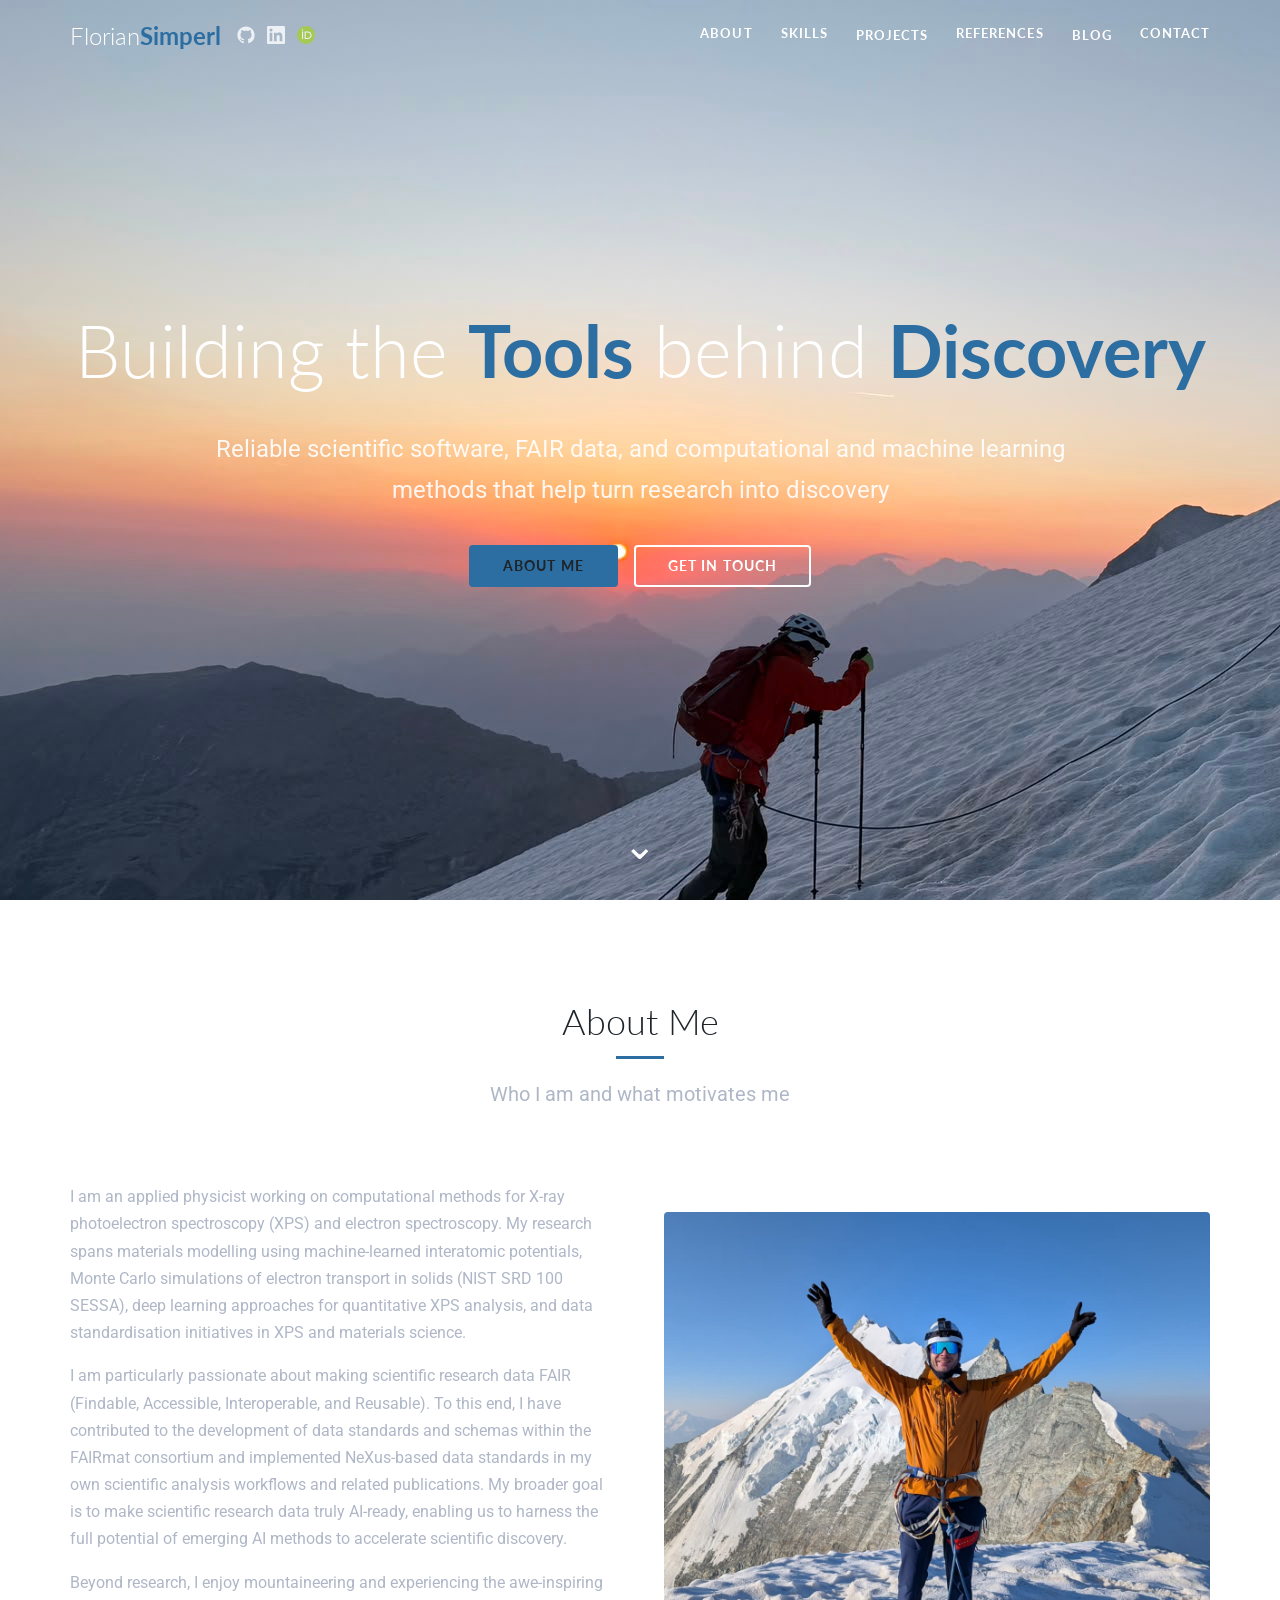
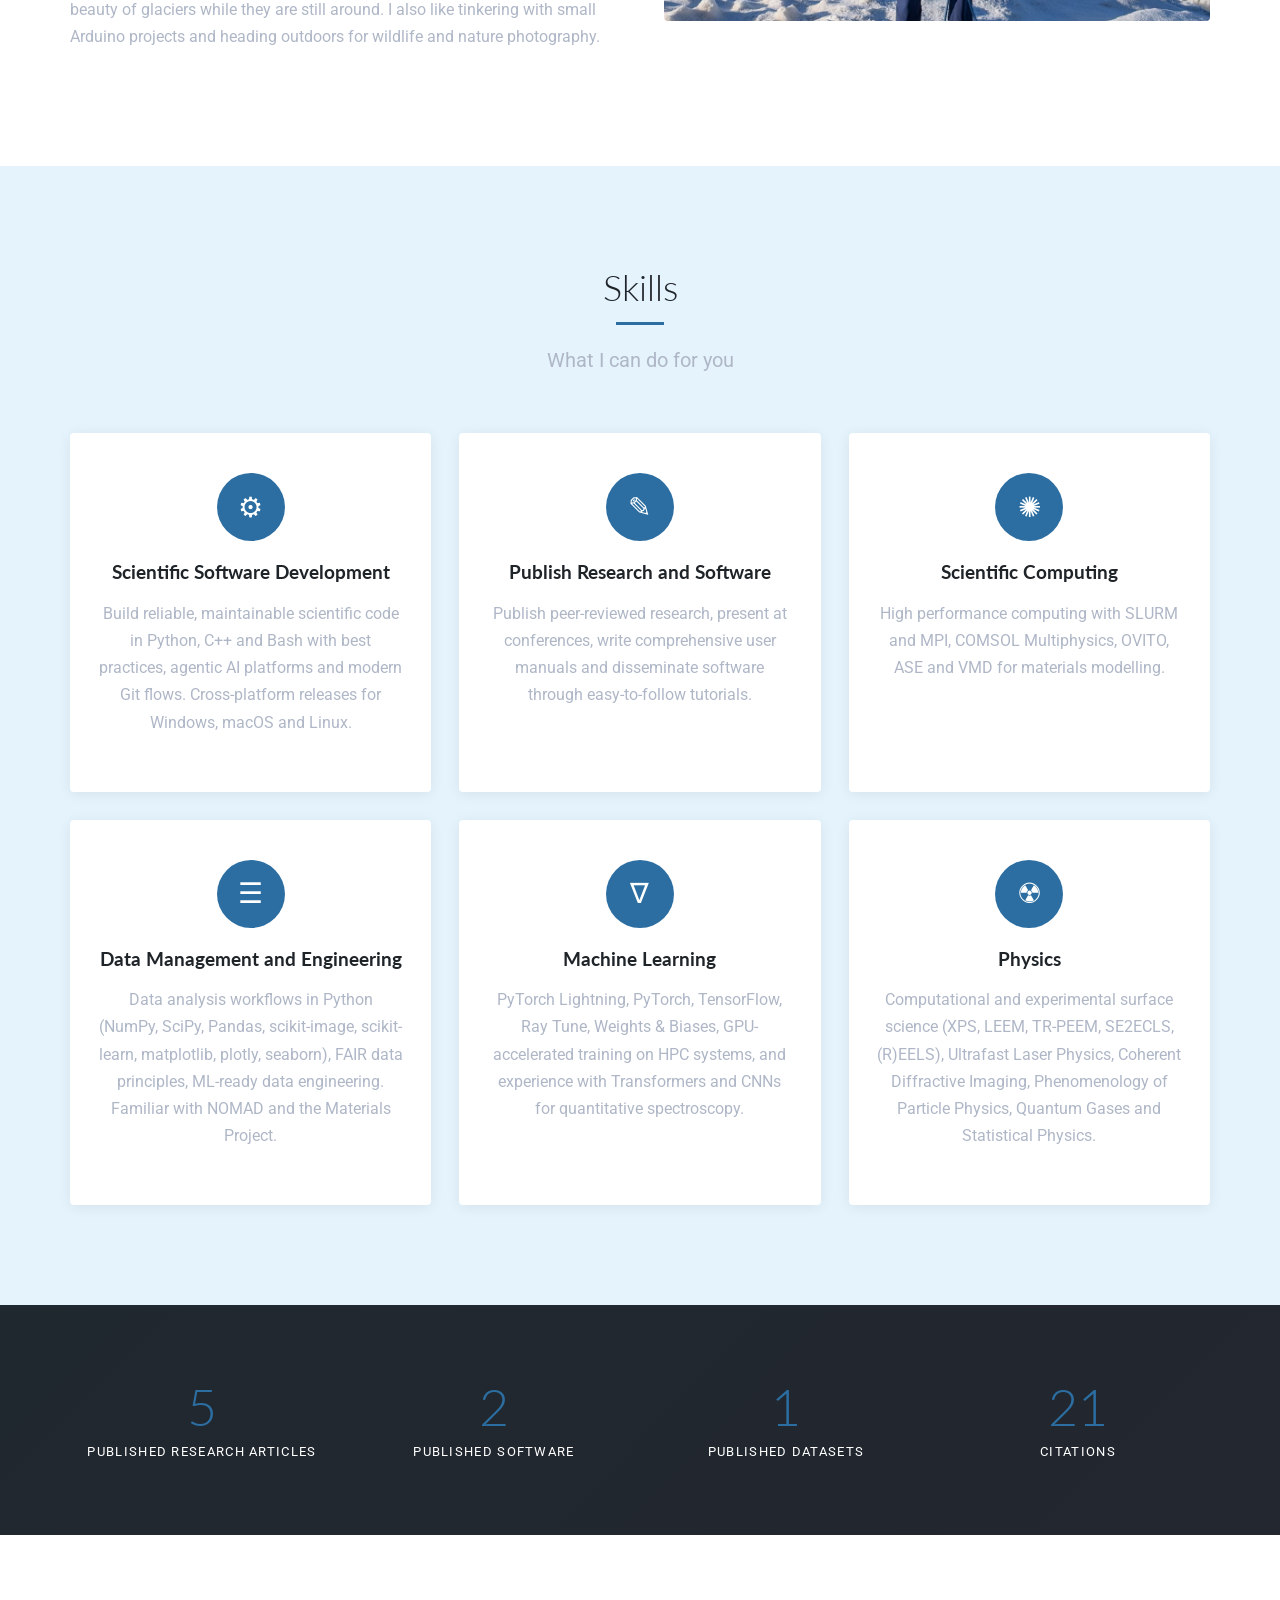
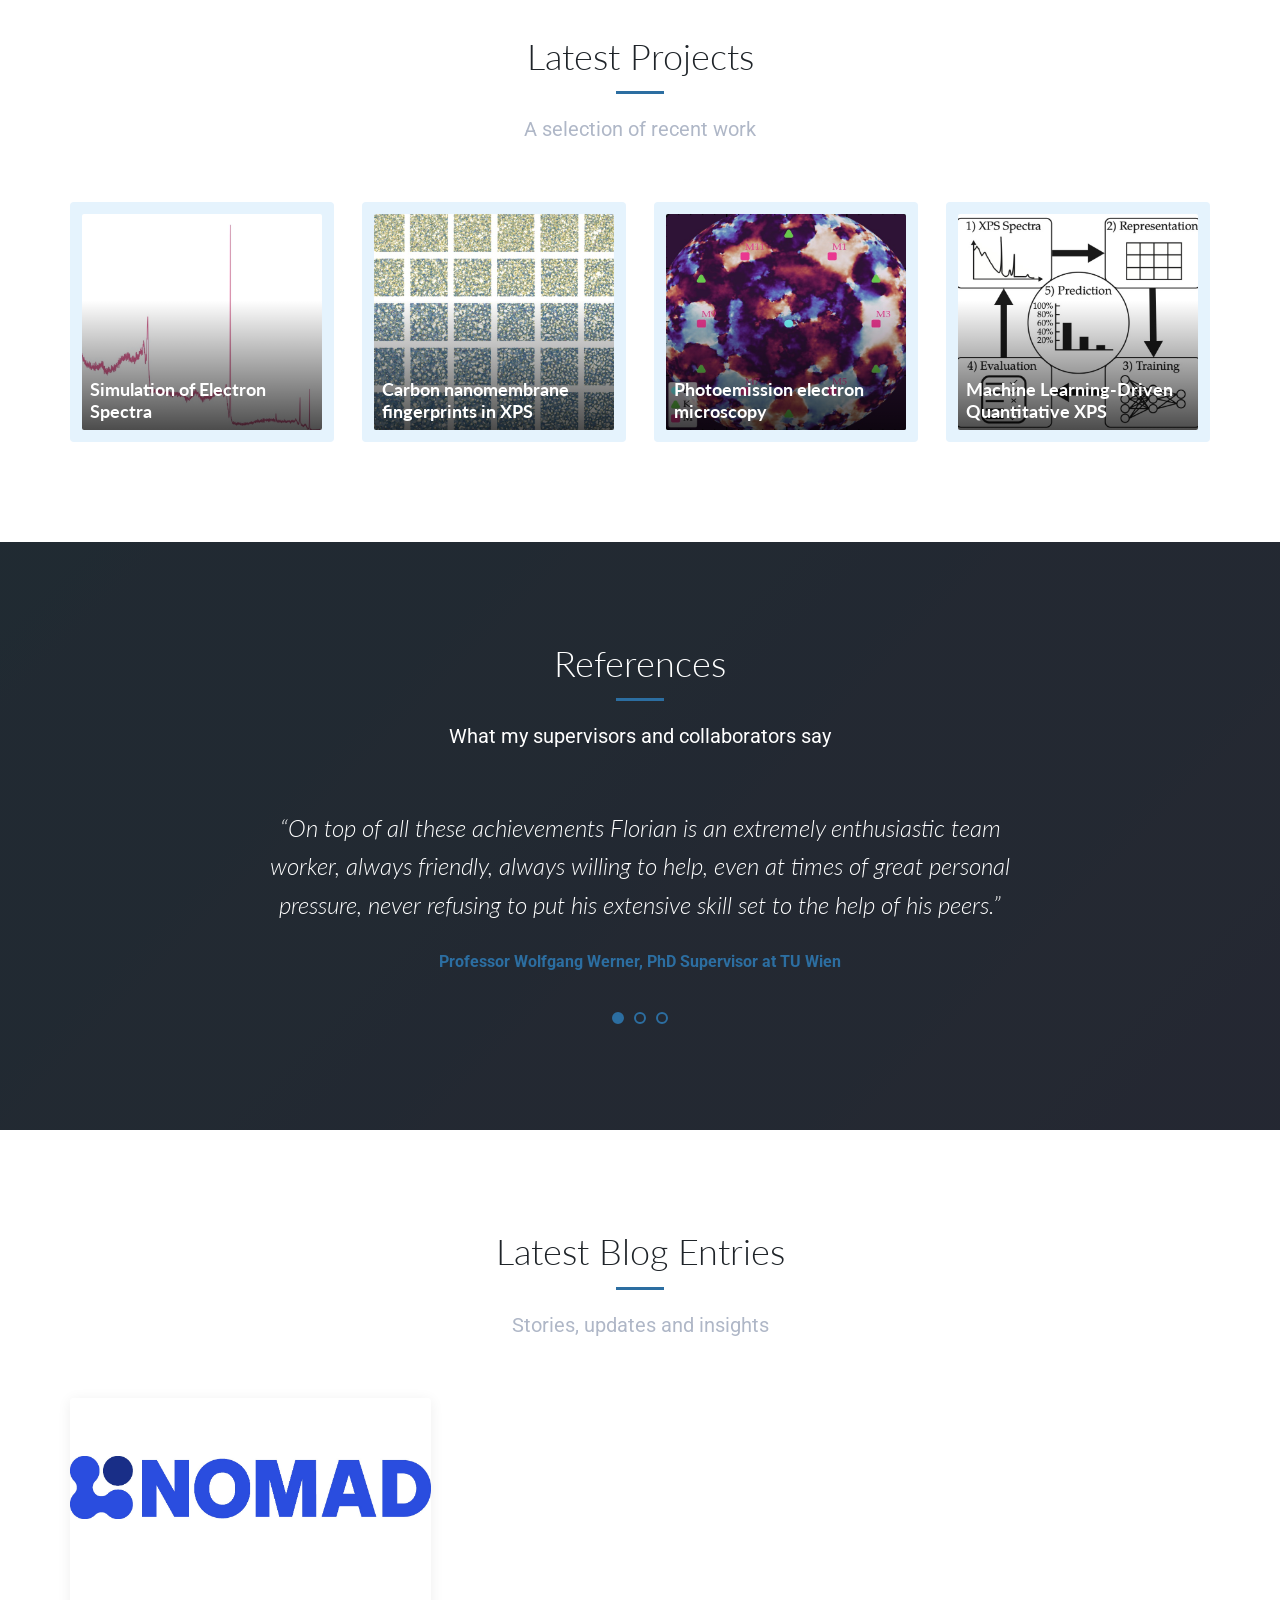
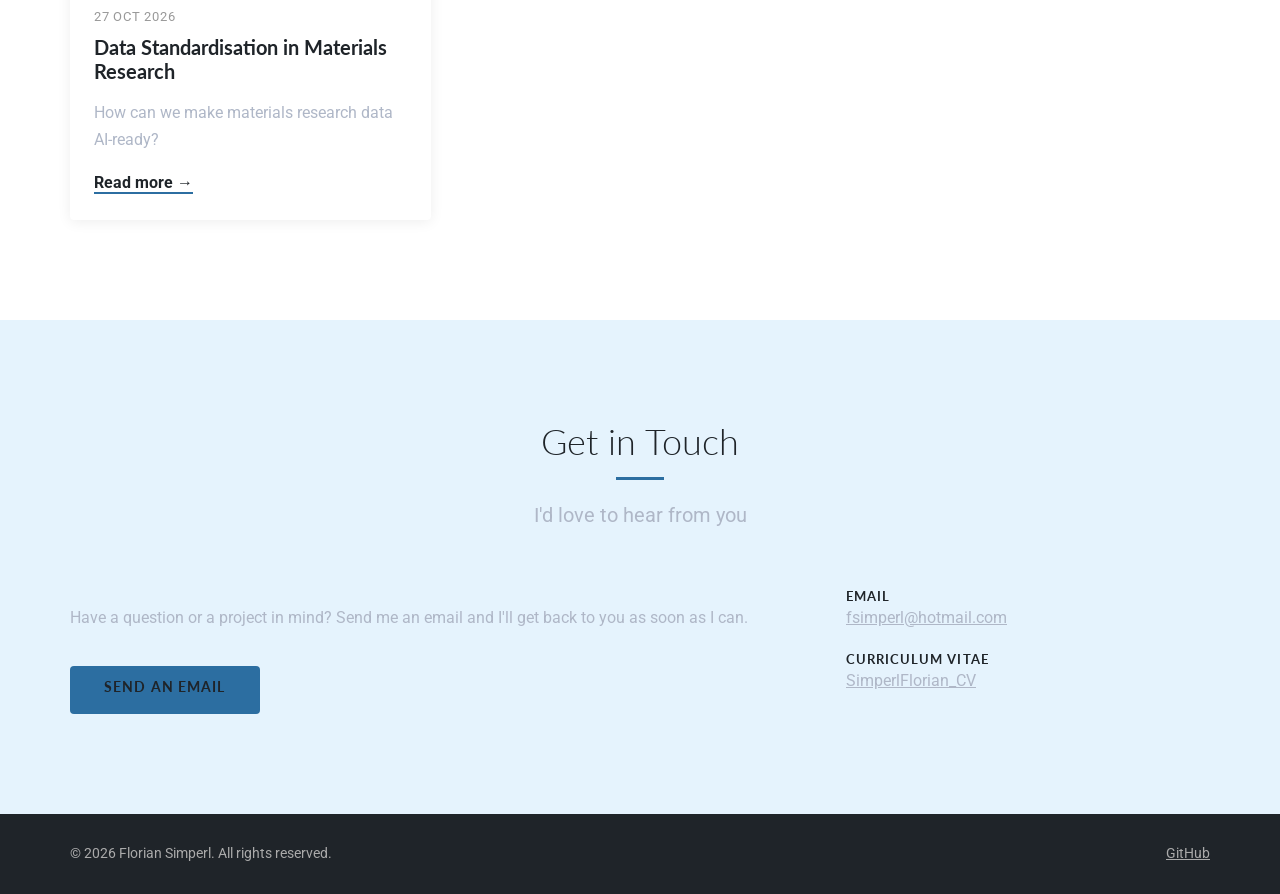
<file: index.html>
<!doctype html>
<html lang="en">
<head>
  <meta charset="utf-8">
  <meta name="viewport" content="width=device-width, initial-scale=1">
  <title>Florian Simperl</title>
  <meta name="description" content="Reliable scientific software, FAIR data, and computational and machine learning methods that help turn research into discovery">
  <link rel="preconnect" href="https://fonts.googleapis.com">
  <link rel="preconnect" href="https://fonts.gstatic.com" crossorigin>
  <link href="https://fonts.googleapis.com/css2?family=Lato:wght@300;400;700&family=Roboto:wght@400;500;700&display=swap" rel="stylesheet">
  <link rel="stylesheet" href="assets/css/style.css">
</head>
<body>

  <!-- Navigation -->
  <header class="nav" id="nav">
    <div class="container nav__inner">
      <div class="nav__id">
        <a href="#top" class="nav__brand">Florian<span>Simperl</span></a>
        <span class="nav__social">
          <a href="https://github.com/floriansimperl" aria-label="GitHub" title="GitHub" target="_blank" rel="noopener"><svg viewBox="0 0 24 24" width="18" height="18" fill="currentColor" aria-hidden="true"><path d="M12 .5C5.65.5.5 5.65.5 12c0 5.08 3.29 9.39 7.86 10.91.58.1.79-.25.79-.56v-2c-3.2.7-3.87-1.36-3.87-1.36-.52-1.33-1.28-1.69-1.28-1.69-1.05-.71.08-.7.08-.7 1.15.08 1.76 1.19 1.76 1.19 1.03 1.76 2.69 1.25 3.35.96.1-.75.4-1.25.73-1.54-2.55-.29-5.24-1.28-5.24-5.69 0-1.26.45-2.28 1.19-3.09-.12-.29-.52-1.46.11-3.05 0 0 .97-.31 3.17 1.18a11 11 0 0 1 5.78 0c2.2-1.49 3.17-1.18 3.17-1.18.63 1.59.23 2.76.11 3.05.74.81 1.19 1.83 1.19 3.09 0 4.42-2.69 5.39-5.25 5.68.41.36.78 1.06.78 2.14v3.17c0 .31.21.67.8.56A11.5 11.5 0 0 0 23.5 12C23.5 5.65 18.35.5 12 .5z"/></svg></a>
          <a href="http://linkedin.com/in/florian-simperl" aria-label="LinkedIn" title="LinkedIn" target="_blank" rel="noopener"><svg viewBox="0 0 24 24" width="18" height="18" fill="currentColor" aria-hidden="true"><path d="M20.45 20.45h-3.56v-5.57c0-1.33-.03-3.04-1.85-3.04-1.86 0-2.14 1.45-2.14 2.94v5.67H9.34V9h3.41v1.56h.05c.48-.9 1.64-1.85 3.37-1.85 3.6 0 4.27 2.37 4.27 5.46v6.28zM5.34 7.43a2.06 2.06 0 1 1 0-4.12 2.06 2.06 0 0 1 0 4.12zM7.12 20.45H3.56V9h3.56v11.45zM22.22 0H1.77C.79 0 0 .77 0 1.73v20.54C0 23.23.79 24 1.77 24h20.45c.98 0 1.78-.77 1.78-1.73V1.73C24 .77 23.2 0 22.22 0z"/></svg></a>
          <a href="https://orcid.org/0009-0006-1935-103X" aria-label="ORCID" title="ORCID" target="_blank" rel="noopener"><svg viewBox="0 0 256 256" width="18" height="18" aria-hidden="true"><path fill="#A6CE39" d="M256 128c0 70.7-57.3 128-128 128S0 198.7 0 128 57.3 0 128 0s128 57.3 128 128z"/><path fill="#fff" d="M86.3 186.2H70.9V79.1h15.4v107.1zM108.9 79.1h41.6c39.6 0 57 28.3 57 53.6 0 27.5-21.5 53.6-56.8 53.6h-41.8V79.1zm15.4 93.3h24.5c34.9 0 42.9-26.5 42.9-39.7 0-21.5-13.7-39.7-43.7-39.7h-23.7v79.4zM88.7 56.8c0 5.5-4.5 10.1-10.1 10.1s-10.1-4.6-10.1-10.1c0-5.6 4.5-10.1 10.1-10.1s10.1 4.6 10.1 10.1z"/></svg></a>
        </span>
      </div>
      <button class="nav__toggle" aria-label="Toggle menu" aria-expanded="false">
        <span></span><span></span><span></span>
      </button>
      <nav class="nav__links" id="nav-links">
        <a href="#about">About</a>
        <a href="#skills">Skills</a>
        <a href="#projects">Projects</a>
        <a href="#references">References</a>
        <a href="#blog">Blog</a>
        <a href="#contact">Contact</a>
      </nav>
    </div>
  </header>

  <!-- Hero -->
  <section class="hero" id="top">
    <div class="container hero__content">
      <h1>Building the <em>Tools</em> behind <em>Discovery</em></h1>
      <p>Reliable scientific software, FAIR data, and computational and machine learning methods that help turn research into discovery</p>
      <a href="#about" class="btn btn--primary">About Me</a>
      <a href="#contact" class="btn btn--ghost">Get in touch</a>
    </div>
    <a href="#about" class="hero__scroll" aria-label="Scroll down">&#8964;</a>
  </section>

  <!-- About -->
  <section class="section" id="about">
    <div class="container">
      <div class="section__head">
        <h2>About Me</h2>
        <p>Who I am and what motivates me</p>
      </div>
      <div class="about">
        <div class="about__text">
          <p>I am an applied physicist working on computational methods for X-ray photoelectron spectroscopy (XPS) and electron spectroscopy. My research spans materials modelling using machine-learned interatomic potentials, Monte Carlo simulations of electron transport in solids (NIST SRD 100 SESSA), deep learning approaches for quantitative XPS analysis, and data standardisation initiatives in XPS and materials science.</p>
          <p>I am particularly passionate about making scientific research data FAIR (Findable, Accessible, Interoperable, and Reusable). To this end, I have contributed to the development of data standards and schemas within the FAIRmat consortium and implemented NeXus-based data standards in my own scientific analysis workflows and related publications. My broader goal is to make scientific research data truly AI-ready, enabling us to harness the full potential of emerging AI methods to accelerate scientific discovery.</p>
          <p>Beyond research, I enjoy mountaineering and experiencing the awe-inspiring beauty of glaciers while they are still around. I also like tinkering with small Arduino projects and heading outdoors for wildlife and nature photography.</p>
          <!--<ul class="skills">
            <li><span>Design</span><div class="bar"><i data-value="90"></i></div></li>
            <li><span>Development</span><div class="bar"><i data-value="85"></i></div></li>
            <li><span>Marketing</span><div class="bar"><i data-value="70"></i></div></li>
          </ul>-->
        </div>
        <div class="about__image" role="img" aria-label="About image placeholder"></div>
      </div>
    </div>
  </section>

  <!-- Services -->
  <section class="section section--grey" id="skills">
    <div class="container">
      <div class="section__head">
        <h2>Skills</h2>
        <p>What I can do for you</p>
      </div>
      <div class="grid grid--3">
        <article class="card service"><div class="icon">&#9881;</div><h3>Scientific Software Development</h3><p>Build reliable, maintainable scientific code in Python, C++ and Bash with best practices, agentic AI platforms and modern Git flows. Cross-platform releases for Windows, macOS and Linux.</p></article>
        <article class="card service"><div class="icon">&#9998;</div><h3>Publish Research and Software</h3><p>Publish peer-reviewed research, present at conferences, write comprehensive user manuals and disseminate software through easy-to-follow tutorials.</p></article>
        <article class="card service"><div class="icon">&#10042;</div><h3>Scientific Computing</h3><p>High performance computing with SLURM and MPI, COMSOL Multiphysics, OVITO, ASE and VMD for materials modelling.</p></article>
        <article class="card service"><div class="icon">&#9776;</div><h3>Data Management and Engineering</h3><p>Data analysis workflows in Python (NumPy, SciPy, Pandas, scikit-image, scikit-learn, matplotlib, plotly, seaborn), FAIR data principles, ML-ready data engineering. Familiar with NOMAD and the Materials Project.</p></article>
        <article class="card service"><div class="icon">&#8711;</div><h3>Machine Learning</h3><p>PyTorch Lightning, PyTorch, TensorFlow, Ray Tune, Weights &amp; Biases, GPU-accelerated training on HPC systems, and experience with Transformers and CNNs for quantitative spectroscopy.</p></article>
        <article class="card service"><div class="icon">&#9762;</div><h3>Physics</h3><p>Computational and experimental surface science (XPS, LEEM, TR-PEEM, SE2ECLS, (R)EELS), Ultrafast Laser Physics, Coherent Diffractive Imaging, Phenomenology of Particle Physics, Quantum Gases and Statistical Physics.</p></article>
      </div>
    </div>
  </section>

  <!-- Counters -->
  <section class="counters">
    <div class="container grid grid--4">
      <div><strong data-count="6">0</strong><span>Published Research Articles</span></div>
      <div><strong data-count="3">0</strong><span>Published Software</span></div>
      <div><strong data-count="1">0</strong><span>Published Datasets</span></div>
      <div><strong data-count="25">0</strong><span>Citations</span></div>
    </div>
  </section>

  <!-- Projects -->
  <section class="section" id="projects">
    <div class="container">
      <div class="section__head">
        <h2>Latest Projects</h2>
        <p>A selection of recent work</p>
      </div>
      <div class="grid grid--4 projects">
        <a href="projects/electron-spectra-simulation.html" class="project" style="--h:200"><img src="assets/img/projects/example_spectrum.jpg" alt=""><span>Simulation of Electron Spectra</span></a>
        <a href="projects/cnm-xps.html" class="project" style="--h:260"><img src="assets/img/projects/cnm_structures.jpg" alt=""><span>Carbon nanomembrane fingerprints in XPS</span></a>
        <a href="projects/photoemission-electron-microscopy.html" class="project" style="--h:320"><img src="assets/img/projects/phase_map.jpg" alt=""><span>Photoemission electron microscopy</span></a>
        <a href="projects/ml-driven-xps.html" class="project" style="--h:160"><img src="assets/img/projects/ml_workflow.jpg" alt=""><span>Machine Learning-Driven Quantitative XPS</span></a>
        <!--<a href="#" class="project" style="--h:160"><span>Materials discovery pipeline </span></a>
        <a href="#" class="project" style="--h:30"><span>Project Five</span></a>
        <a href="#" class="project" style="--h:280"><span>Project Six</span></a>-->
      </div>
    </div>
  </section>

  <!-- Testimonials -->
  <section class="testimonials" id="references">
    <div class="container">
      <div class="section__head section__head--light">
        <h2>References</h2>
        <p>What my supervisors and collaborators say</p>
      </div>
      <div class="slider" id="slider">
        <blockquote class="slide is-active">
          <p>“On top of all these achievements Florian is an extremely enthusiastic team worker, always friendly, always willing to help, even at times of great personal pressure, never refusing to put his extensive skill set to the help of his peers.”</p>
          <cite>Professor Wolfgang Werner, PhD Supervisor at TU Wien</cite>
        </blockquote>
        <blockquote class="slide">
          <p>“Florian showed an impressive curiosity and motivation to learn more about the tasks he was assigned to. He then used this knowledge to suggest and implement his own ideas to improve current workflows and processes from which the company will highly benefit in the future.”</p>
          <cite>Dr. Jérôme Zemp, Senior R&D Engineer at MaxWell Biosystems AG</cite>
        </blockquote>
        <blockquote class="slide">
          <p>“I would also like to emphasise Florian's excellent interpersonal and organisational skills. He is an open, respectful, and highly constructive colleague, who listens carefully, asks thoughtful questions, and contributes positively to the work of the entire group.”</p>
          <cite>Dr. Alessandra Bellissimo, Collaborator at TU Wien and HUN-REN Wigner Research Centre for Physics</cite>
        </blockquote>
        <div class="slider__dots" id="dots"></div>
      </div>
    </div>
  </section>

  <!-- Blog -->
  <section class="section" id="blog">
    <div class="container">
      <div class="section__head">
        <h2>Latest Blog Entries</h2>
        <p>Stories, updates and insights</p>
      </div>
      <div class="grid grid--3 posts" data-latest="3">
        <article class="card post"><div class="post__img"></div><div class="post__body"><img src="assets/img/blog/nomad_logo.jpg" alt=""><time>27 Oct 2026</time><h3>Data Standardisation in Materials Research</h3><p>.</p><a href="blog/data-standardisation-in-materials-research.html">Read more &rarr;</a></div></article>
        <!--<article class="card post"><div class="post__img"></div><div class="post__body"><time>10 Oct 2026</time><h3>Materials Discovery Startups: What are they doing?</h3><p>A brief summary on how they work and what they do.</p><a href="#">Read more &rarr;</a></div></article>
        <article class="card post"><div class="post__img"></div><div class="post__body"><time>01 Oct 2026</time><h3>Five Design Tips</h3><p>Small changes that make a big difference to your website.</p><a href="#">Read more &rarr;</a></div></article>-->
      </div>
    </div>
  </section>

  <!-- Contact -->
  <section class="section section--grey" id="contact">
    <div class="container">
      <div class="section__head">
        <h2>Get in Touch</h2>
        <p>I'd love to hear from you</p>
      </div>
      <div class="contact">
        <div class="form">
          <p>Have a question or a project in mind? Send me an email and I'll get back to you as soon as I can.</p>
          <a href="mailto:fsimperl@hotmail.com" class="btn btn--primary">Send an email</a>
        </div>
        <ul class="contact__info">
          <li><strong>Email</strong><a href="mailto:fsimperl@hotmail.com">fsimperl@hotmail.com</a></li>
          <li><strong>Curriculum Vitae</strong><a href="/assets/doc/SimperlFlorian_CV.pdf" target="_blank">SimperlFlorian_CV</a></li>
        </ul>
      </div>
    </div>
  </section>

  <footer class="footer">
    <div class="container footer__inner">
      <span>&copy; <span id="year"></span> Florian Simperl. All rights reserved.</span>
      <span class="social"><a href="https://github.com/floriansimperl">GitHub</a></span>
    </div>
  </footer>

  <script src="assets/js/projects.js"></script>
  <script src="assets/js/blog.js"></script>
  <script src="assets/js/main.js"></script>
</body>
</html>
</file>
<file: assets/css/style.css>
:root {
  --accent: #2c6ea1;
  --dark: #1f2429;
  --text: #afb7c7;
  --grey: #e5f3fd;
  --white: #fff;
  --radius: 4px;
}

*, *::before, *::after { box-sizing: border-box; }
html { scroll-behavior: smooth; scroll-padding-top: 70px; }
body {
  margin: 0;
  font: 400 16px/1.7 "Roboto", sans-serif;
  color: var(--text);
  background: var(--white);
}
h1, h2, h3 { font-family: "Lato", sans-serif; color: var(--dark); line-height: 1.2; margin: 0 0 .5em; }
a { color: inherit; }
img { max-width: 100%; }
.container { width: min(1140px, 100% - 32px); margin-inline: auto; }

/* Buttons */
.btn {
  display: inline-block; padding: 12px 32px; margin: 6px;
  font: 700 14px/1 "Lato", sans-serif; letter-spacing: .08em; text-transform: uppercase;
  text-decoration: none; border: 2px solid transparent; border-radius: var(--radius);
  cursor: pointer; transition: .2s;
}
.btn--primary { background: var(--accent); color: var(--dark); }
.btn--primary:hover { background: var(--dark); color: var(--accent); }
.btn--ghost { border-color: var(--white); color: var(--white); }
.btn--ghost:hover { background: var(--white); color: var(--dark); }

/* Navigation */
.nav { position: fixed; inset: 0 0 auto 0; z-index: 100; transition: .3s; }
.nav.is-solid { background: var(--dark); box-shadow: 0 2px 12px rgba(0,0,0,.25); }
.nav__inner { display: flex; align-items: center; justify-content: space-between; height: 70px; }
.nav__brand { font: 300 24px "Lato", sans-serif; color: var(--white); text-decoration: none; }
.nav__brand span { font-weight: 700; color: var(--accent); }
.nav__id { display: flex; align-items: center; gap: 16px; }
.nav__social { display: inline-flex; gap: 12px; }
.nav__social a { display: inline-flex; color: var(--white); opacity: .8; transition: opacity .2s; }
.nav__social a:hover { opacity: 1; }
.nav__links { display: flex; gap: 28px; }
.nav__links a {
  color: var(--white); text-decoration: none; font: 700 13px "Lato", sans-serif;
  letter-spacing: .08em; text-transform: uppercase; padding: 4px 0; border-bottom: 2px solid transparent;
}
.nav__links a:hover, .nav__links a.is-active { border-color: var(--accent); }
.nav__dropdown { position: relative; padding: 24px 0; margin: -24px 0; }
.nav__menu {
  position: absolute; top: 100%; left: -16px; min-width: 300px; margin: 0; padding: 8px 0; list-style: none;
  background: var(--dark); border-radius: var(--radius); box-shadow: 0 8px 24px rgba(0,0,0,.3);
  opacity: 0; visibility: hidden; translate: 0 6px; transition: .2s;
}
.nav__dropdown:hover .nav__menu, .nav__dropdown:focus-within .nav__menu { opacity: 1; visibility: visible; translate: 0 0; }
.nav__links .nav__menu a { display: block; padding: 10px 16px; border: 0; font-weight: 400; font-size: 14px; letter-spacing: 0; text-transform: none; }
.nav__links .nav__menu a:hover { color: var(--accent); }
.nav__toggle { display: none; background: none; border: 0; padding: 8px; cursor: pointer; }
.nav__toggle span { display: block; width: 24px; height: 2px; margin: 5px 0; background: var(--white); }

/* Hero */
.hero {
  position: relative; display: grid; place-items: center; min-height: 100vh; text-align: center; color: var(--white);
  background-image: url(../img/cover_image.jpeg);
  /* Swap for a photo: url("../img/hero.jpg") center/cover */
}
.hero h1 { color: var(--white); font-size: clamp(36px, 7vw, 72px); font-weight: 300; }
.hero h1 em { font-style: normal; font-weight: 700; color: var(--accent); }
.hero p { font-size: 24px; max-width: 860px; margin: 0 auto 28px; opacity: .9; }
.hero__scroll { position: absolute; bottom: 20px; left: 50%; translate: -50% 0; font-size: 40px; color: var(--white); text-decoration: none; animation: bounce 2s infinite; }
@keyframes bounce { 50% { translate: -50% 10px; } }

/* Sections */
.section { padding: 100px 0; }
.section--grey { background: var(--grey); }
.section__head { text-align: center; margin-bottom: 56px; }
.section__head h2 { font-size: 36px; font-weight: 300; position: relative; padding-bottom: 16px; }
.section__head h2::after { content: ""; position: absolute; left: 50%; bottom: 0; width: 48px; height: 3px; translate: -50% 0; background: var(--accent); }
.section__head p { margin: 0; font-size: 20px; }
.section__head--light h2, .section__head--light p { color: var(--white); }

.grid { display: grid; gap: 28px; }
.grid--3 { grid-template-columns: repeat(3, 1fr); }
.grid--4 { grid-template-columns: repeat(4, 1fr); }

.card { background: var(--white); border-radius: var(--radius); box-shadow: 0 2px 14px rgba(0,0,0,.07); transition: .25s; }
.card:hover { translate: 0 -4px; box-shadow: 0 8px 24px rgba(0,0,0,.12); }

/* About */
.about { display: grid; grid-template-columns: 1fr 1fr; gap: 48px; align-items: center; }
.about__image { aspect-ratio: 4/3; background: url(../img/profile_picture.jpeg) center / cover no-repeat; border-radius: var(--radius); }
/*.skills { list-style: none; padding: 0; margin: 28px 0 0; }
.skills li { margin-bottom: 14px; font: 700 13px "Lato", sans-serif; text-transform: uppercase; letter-spacing: .06em; color: var(--dark); }
.bar { height: 6px; margin-top: 6px; background: #e4e6e8; border-radius: 3px; overflow: hidden; }
.bar i { display: block; height: 100%; width: 0; background: var(--accent); transition: width 1.2s ease; }*/

/* Services */
.service { padding: 40px 28px; text-align: center; }
.service .icon { display: grid; place-items: center; width: 68px; height: 68px; margin: 0 auto 20px; font-size: 28px; color: var(--white); background: var(--accent); border-radius: 50%; }

/* Counters */
.counters { padding: 70px 0; text-align: center; color: var(--white); background: linear-gradient(rgba(31,36,41,.92), rgba(31,36,41,.92)), linear-gradient(135deg, #2b5876, #4e4376); }
.counters strong { display: block; font: 300 52px "Lato", sans-serif; color: var(--accent); }
.counters span { text-transform: uppercase; letter-spacing: .1em; font-size: 13px; }

/* Projects */
.project {
  display: grid; place-items: end start; min-height: 240px; padding: 20px; border-radius: var(--radius);
  color: var(--white); text-decoration: none; font: 700 18px "Lato", sans-serif; overflow: hidden;
  position: relative;
  background: linear-gradient(135deg, hsl(calc(var(--h) * 1deg) 45% 40%), hsl(calc(var(--h) * 1deg + 50deg) 45% 30%));
  transition: transform .3s;
}
.project { --frame: 12px; }
.project img { position: absolute; inset: var(--frame); width: calc(100% - 2 * var(--frame)); height: calc(100% - 2 * var(--frame)); object-fit: cover; background: var(--white); border-radius: calc(var(--radius) / 2); }
.project::after { content: ""; position: absolute; inset: var(--frame); border-radius: calc(var(--radius) / 2); background: linear-gradient(to top,  rgba(0,0,0,.7), transparent 60%); }
.project span { position: relative; z-index: 1; }
.project:hover { transform: scale(1.03); }
.project[hidden] { display: none; }
.project:has(img) { background: var(--grey); }
.grid__more { margin-top: 32px; text-align: center; }

/* Project detail page */
.page-head { padding: 140px 0 60px; text-align: center; color: var(--white); background: linear-gradient(rgba(20,24,28,.7), rgba(20,24,28,.8)), linear-gradient(135deg, #2b5876, #4e4376); }
.page-head h1 { color: var(--white); font-size: clamp(28px, 5vw, 48px); font-weight: 300; }
.page-head p { margin: 0; font-size: 20px; opacity: .9; }
.article { max-width: 760px; margin: 0 auto; font-size: 18px; }
.article__lead { font-size: 22px; font-weight: 300; color: var(--dark); }
.article h2 { margin-top: 1.6em; font-size: 28px; font-weight: 300; }
.article figure { margin: 32px 0; }
.article figure img, .article figure .placeholder { display: block; width: 100%; border-radius: var(--radius); }
.article figure .placeholder { aspect-ratio: 16/9; background: linear-gradient(135deg, #2b5876, #4e4376); }
.article figcaption { margin-top: 8px; font-size: 14px; color: #888; }
.refs { font-size: 15px; }
.refs li:target { background: rgba(241, 210, 4, .25); }
.back { display: inline-block; margin-bottom: 32px; font-weight: 700; color: var(--dark); text-decoration: none; border-bottom: 2px solid var(--accent); }
.detail { display: grid; grid-template-columns: 2fr 1fr; gap: 48px; align-items: start; }
.detail h2 { margin-top: 1.4em; font-size: 28px; font-weight: 300; }
.detail h2:first-child { margin-top: 0; }
.facts { margin: 0; padding: 28px; list-style: none; background: var(--grey); border-radius: var(--radius); }
.facts li { margin-bottom: 16px; }
.facts li:last-child { margin-bottom: 0; }
.facts strong { display: block; font: 700 13px "Lato", sans-serif; text-transform: uppercase; letter-spacing: .08em; color: var(--dark); }
.gallery { display: grid; grid-template-columns: repeat(2, 1fr); gap: 20px; margin: 0 0 20px; }
.gallery figure { margin: 0; }
.gallery img, .gallery .placeholder { display: block; width: 100%; aspect-ratio: 4/3; object-fit: cover; border-radius: var(--radius); }
.gallery .placeholder { background: linear-gradient(135deg, #2b5876, #4e4376); }
.gallery figcaption { margin-top: 8px; font-size: 14px; color: #888; }
.gallery .wide { grid-column: 1 / -1; }

/* Testimonials */
.testimonials { padding: 100px 0; background: linear-gradient(rgba(31,36,41,.88), rgba(31,36,41,.88)), linear-gradient(135deg, #2b5876, #4e4376); }
.slider { position: relative; max-width: 760px; margin: 0 auto; text-align: center; color: var(--white); }
.slide { display: none; margin: 0; }
.slide.is-active { display: block; animation: fade 0.9s; }
.slide p { font: 300 24px/1.6 "Lato", sans-serif; font-style: italic; }
.slide cite { color: var(--accent); font-style: normal; font-weight: 700; }
.slider__dots { margin-top: 28px; }
.slider__dots button { width: 12px; height: 12px; margin: 0 5px; padding: 0; border: 2px solid var(--accent); border-radius: 50%; background: none; cursor: pointer; }
.slider__dots button.is-active { background: var(--accent); }
@keyframes fade { from { opacity: 0; } }

/* News */
.post { overflow: hidden; }
.post__img { height: 180px; background: linear-gradient(135deg, #2b5876, #4e4376); }
.post__body { padding: 24px; }
.post time { font-size: 13px; color: #999; text-transform: uppercase; letter-spacing: .06em; }
.post h3 { margin: 6px 0 10px; font-size: 20px; }
.post a { font-weight: 700; color: var(--dark); text-decoration: none; border-bottom: 2px solid var(--accent); }

/* Contact */
.contact { display: grid; grid-template-columns: 2fr 1fr; gap: 48px; }
.form { display: grid; gap: 14px; justify-items: start; }
.form input, .form textarea {
  width: 100%; padding: 14px 16px; font: inherit; color: var(--dark);
  background: var(--white); border: 1px solid #d9dcdf; border-radius: var(--radius);
}
.form input:focus, .form textarea:focus { outline: 2px solid var(--accent); border-color: transparent; }
.form .btn { margin: 0; }
.contact__info { list-style: none; margin: 0; padding: 0; }
.contact__info li { margin-bottom: 20px; }
.contact__info strong { display: block; font: 700 13px "Lato", sans-serif; text-transform: uppercase; letter-spacing: .08em; color: var(--dark); }

/* Footer */
.footer { padding: 28px 0; font-size: 14px; color: #aaa; background: var(--dark); }
.footer__inner { display: flex; justify-content: space-between; flex-wrap: wrap; gap: 8px; }
.footer a:hover { color: var(--accent); }

/* Responsive */
@media (max-width: 900px) {
  .grid--3, .grid--4 { grid-template-columns: repeat(2, 1fr); }
  .about, .contact, .detail { grid-template-columns: 1fr; }
}
@media (max-width: 768px) {
  .nav__toggle { display: block; }
  .nav__links {
    position: absolute; top: 70px; left: 0; right: 0; flex-direction: column; gap: 0;
    background: var(--dark); max-height: 0; overflow: hidden; transition: max-height .3s;
  }
  .nav__links.is-open { max-height: 720px; }
  .nav__links a { padding: 14px 16px; border: 0; }
  .nav__dropdown { padding: 0; margin: 0; }
  .nav__menu { position: static; min-width: 0; padding: 0; background: transparent; box-shadow: none; opacity: 1; visibility: visible; translate: none; }
  .nav__links .nav__menu a { padding: 10px 16px 10px 32px; }
  .section, .testimonials { padding: 70px 0; }
}
@media (max-width: 560px) {
  .grid--3, .grid--4 { grid-template-columns: 1fr; }
}
@media (prefers-reduced-motion: reduce) {
  html { scroll-behavior: auto; }
  *, *::before, *::after { animation: none !important; transition: none !important; }
}
</file>
